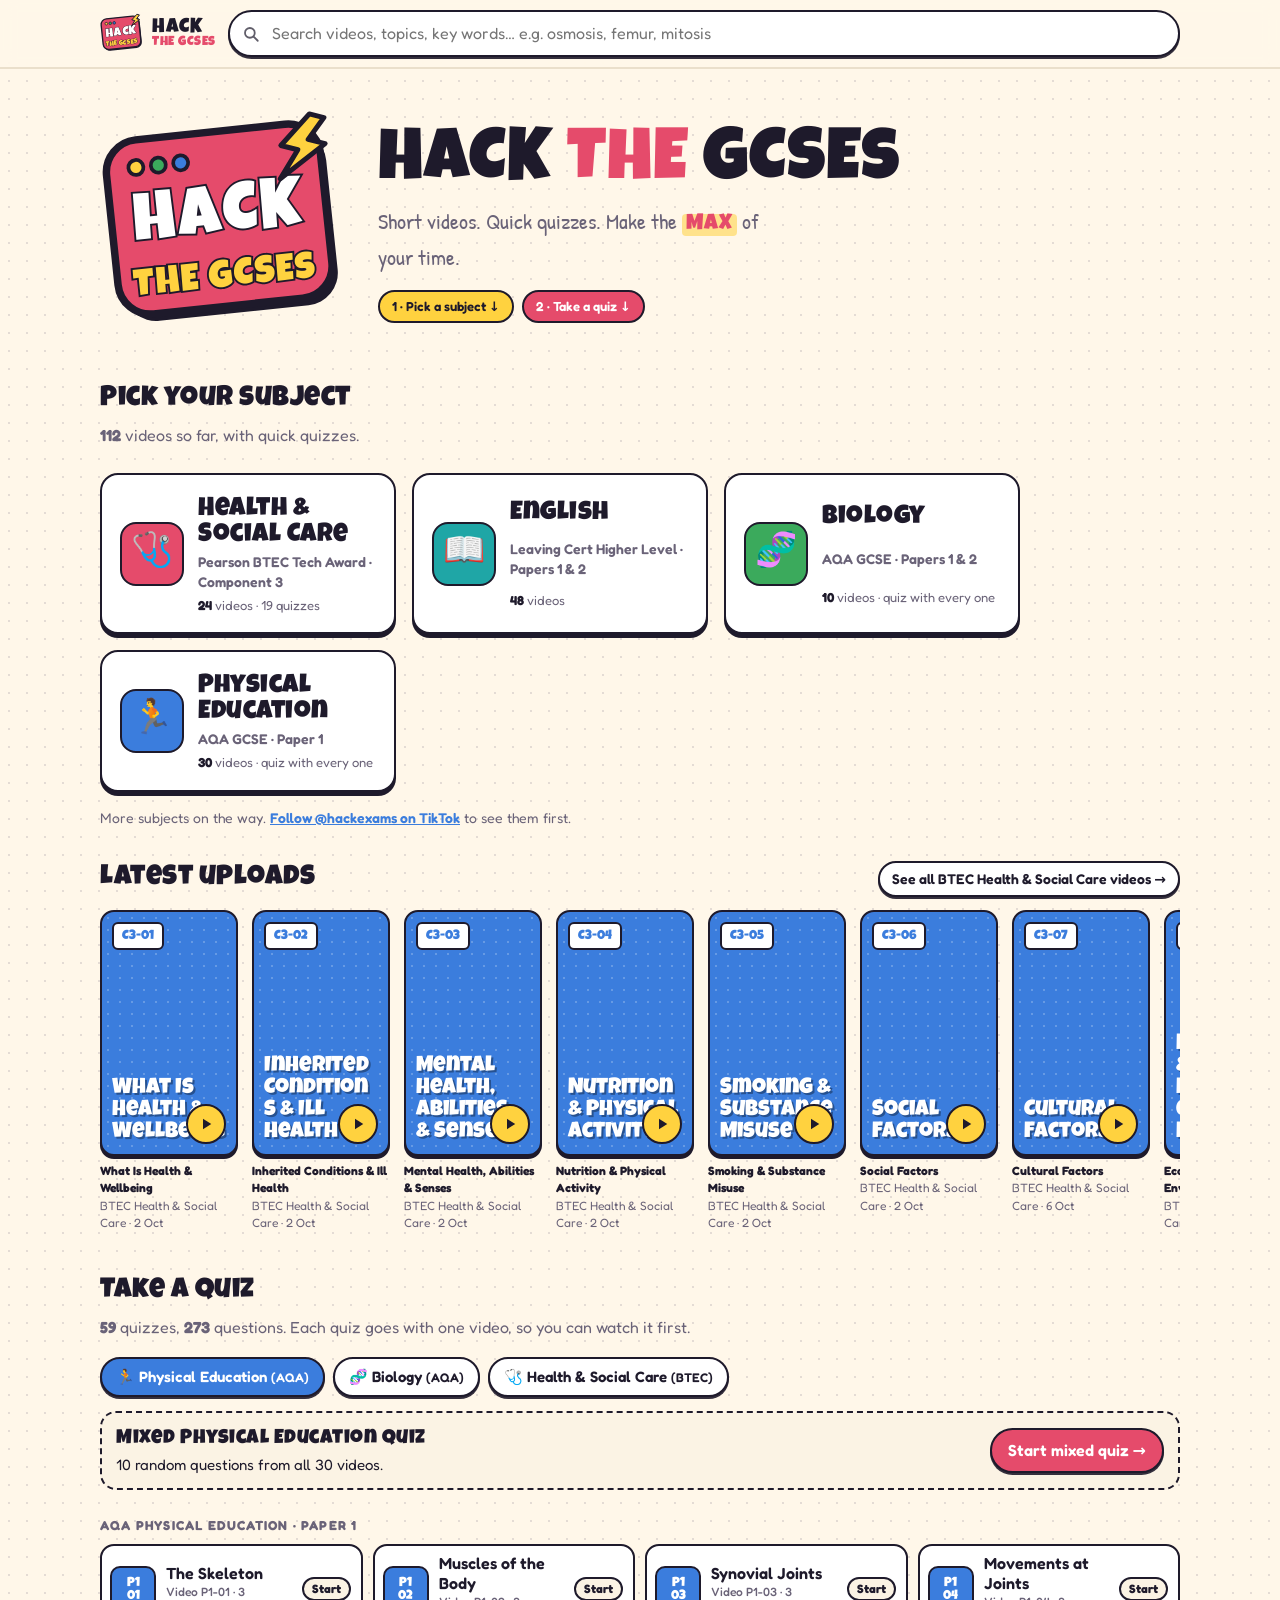
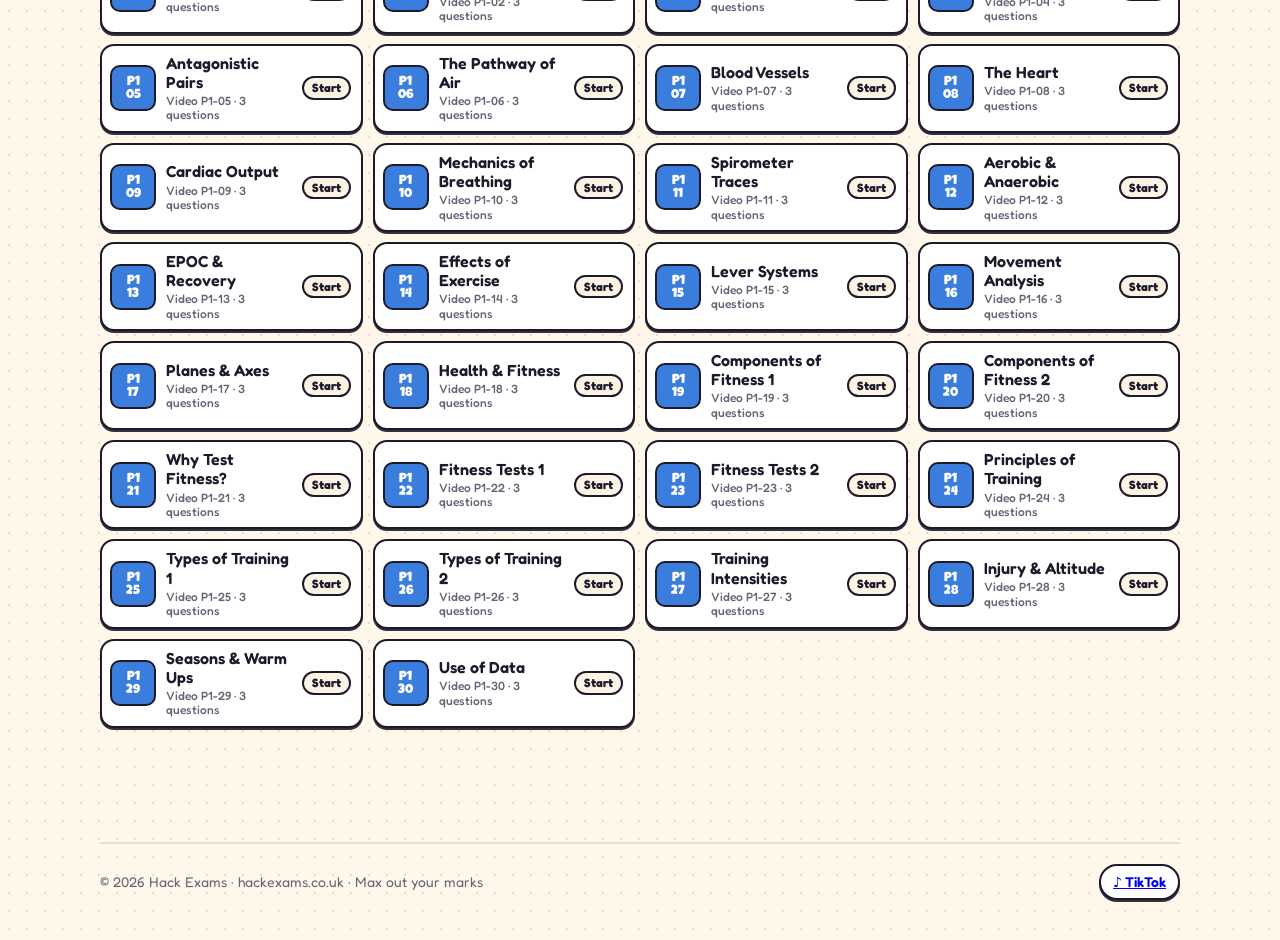
<file: index.html>
<!doctype html>
<html lang="en-GB">
<head>
<meta charset="utf-8">
<meta name="viewport" content="width=device-width,initial-scale=1,viewport-fit=cover">
<title>Hack the GCSEs · Hack Exams</title>
<meta name="description" content="Short GCSE revision videos with quick quizzes. Pick your subject, watch, and test yourself in minutes.">
<link rel="canonical" href="https://hackexams.co.uk/">
<meta name="theme-color" content="#E54B6B">
<link rel="manifest" href="manifest.webmanifest">
<link rel="icon" href="icons/favicon.png" type="image/png">
<link rel="apple-touch-icon" href="icons/apple-touch-icon.png">
<meta name="apple-mobile-web-app-capable" content="yes">
<meta name="mobile-web-app-capable" content="yes">
<meta name="apple-mobile-web-app-title" content="Hack Exams">
<meta property="og:type" content="website">
<meta property="og:site_name" content="Hack Exams">
<meta property="og:title" content="Hack the GCSEs">
<meta property="og:description" content="Short videos. Quick quizzes. Exam-ready in minutes.">
<meta property="og:url" content="https://hackexams.co.uk/">
<meta property="og:image" content="https://hackexams.co.uk/og.png">
<meta name="twitter:card" content="summary_large_image">
<link rel="preconnect" href="https://fonts.googleapis.com">
<link rel="preconnect" href="https://fonts.gstatic.com" crossorigin>
<link rel="stylesheet" href="https://fonts.googleapis.com/css2?family=Luckiest+Guy&family=Fredoka:wght@400;500;600;700&family=Patrick+Hand&display=swap">
<link rel="stylesheet" href="style.css">
<link rel="stylesheet" href="home.css">
</head>
<body>
<svg width="0" height="0" style="position:absolute" aria-hidden="true">
  <defs>
    <symbol id="logo" viewBox="0 0 200 200">
      <g transform="rotate(-6 100 100)">
        <rect x="14" y="30" width="172" height="140" rx="26" fill="#1E1A2B"/>
        <rect x="10" y="24" width="172" height="140" rx="26" fill="#E54B6B" stroke="#1E1A2B" stroke-width="6"/>
        <!-- terminal dots -->
        <circle cx="34" cy="46" r="6" fill="#FFD23F" stroke="#1E1A2B" stroke-width="3"/>
        <circle cx="52" cy="46" r="6" fill="#3BAA5C" stroke="#1E1A2B" stroke-width="3"/>
        <circle cx="70" cy="46" r="6" fill="#3B7DDD" stroke="#1E1A2B" stroke-width="3"/>
        <text x="96" y="104" text-anchor="middle" font-family="Luckiest Guy, Arial Black, Impact, sans-serif" font-size="54" fill="#FFFFFF" stroke="#1E1A2B" stroke-width="3" paint-order="stroke" letter-spacing="2">HACK</text>
        <text x="96" y="148" text-anchor="middle" font-family="Luckiest Guy, Arial Black, Impact, sans-serif" font-size="30" fill="#FFD23F" stroke="#1E1A2B" stroke-width="3" paint-order="stroke" letter-spacing="1">THE GCSEs</text>
      </g>
      <!-- lightning bolt sticker -->
      <g transform="translate(150 6) rotate(14)">
        <path d="M18 0 L2 30 H16 L8 56 L36 20 H22 L30 0 Z" fill="#FFD23F" stroke="#1E1A2B" stroke-width="4" stroke-linejoin="round"/>
      </g>
    </symbol>
    <symbol id="i-search" viewBox="0 0 24 24"><circle cx="10.5" cy="10.5" r="6.5" fill="none" stroke="currentColor" stroke-width="2.4"/><path d="M15.5 15.5 21 21" stroke="currentColor" stroke-width="2.4" stroke-linecap="round"/></symbol>
    <symbol id="i-play" viewBox="0 0 24 24"><path d="M8 5v14l11-7z" fill="#1E1A2B"/></symbol>
  </defs>
</svg>

<header class="top">
  <div class="wrap">
    <button class="brand" id="homeBtn" aria-label="Hack the GCSEs home">
      <svg><use href="#logo"/></svg>
      <div class="word">HACK<span>THE GCSEs</span></div>
    </button>
    <div class="search">
      <svg><use href="#i-search"/></svg>
      <input id="q" type="search" placeholder="Search videos, topics, key words… e.g. osmosis, femur, mitosis" autocomplete="off" aria-label="Search">
      <button class="clear" id="qClear" hidden aria-label="Clear search">×</button>
    </div>
  </div>
</header>

<main class="wrap" id="app"><p class="loading">Loading…</p></main>

<footer class="wrap foot">
  <span>© 2026 Hack Exams · hackexams.co.uk · Max out your marks</span>
  <span class="social" id="social"></span>
</footer>

<!-- player -->
<div class="overlay" id="playerOv" hidden>
  <div class="sheet player" role="dialog" aria-modal="true" aria-labelledby="pTitle" id="playerSheet"></div>
</div>

<div id="installSlot"></div>
<div id="toastSlot"></div>
<script src="app.js"></script>
<script src="thumbs.js"></script>
<script src="latest.js"></script>
<script src="quizzes.js"></script>
</body>
</html>
</file>
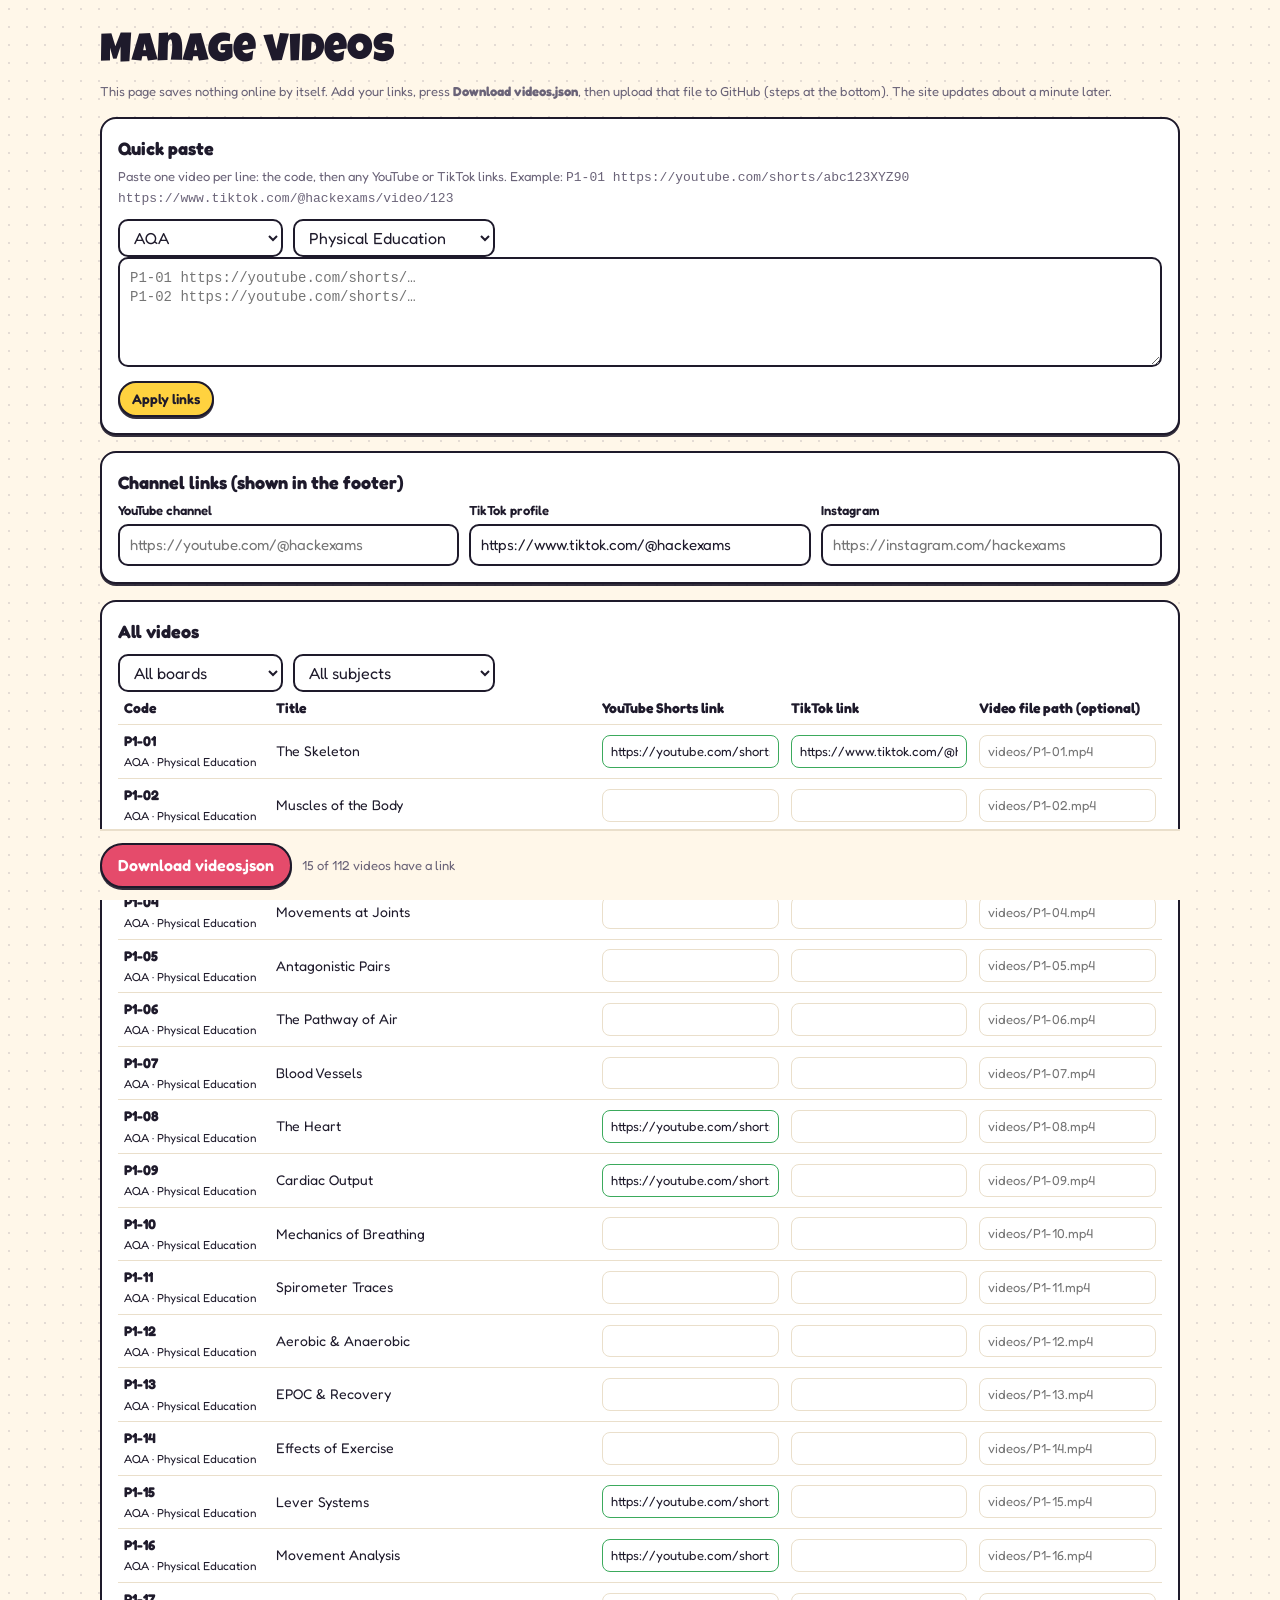
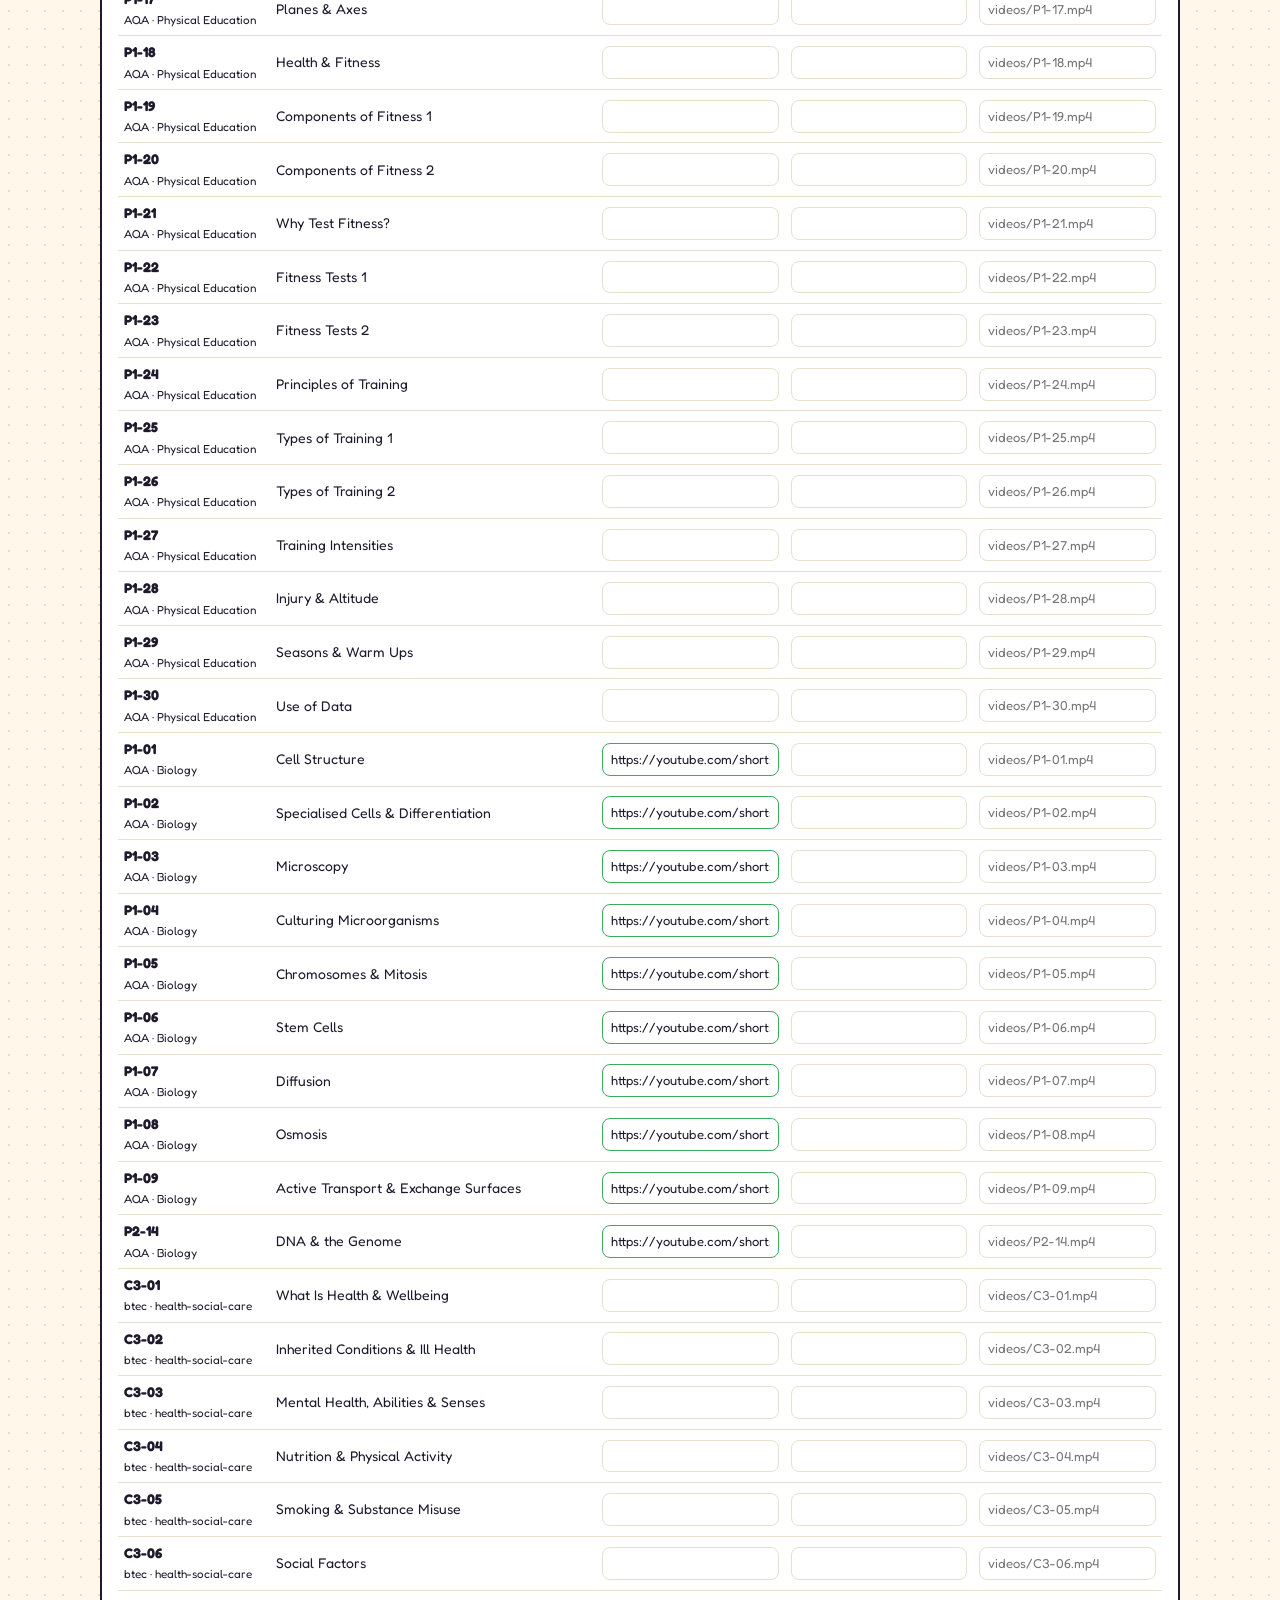
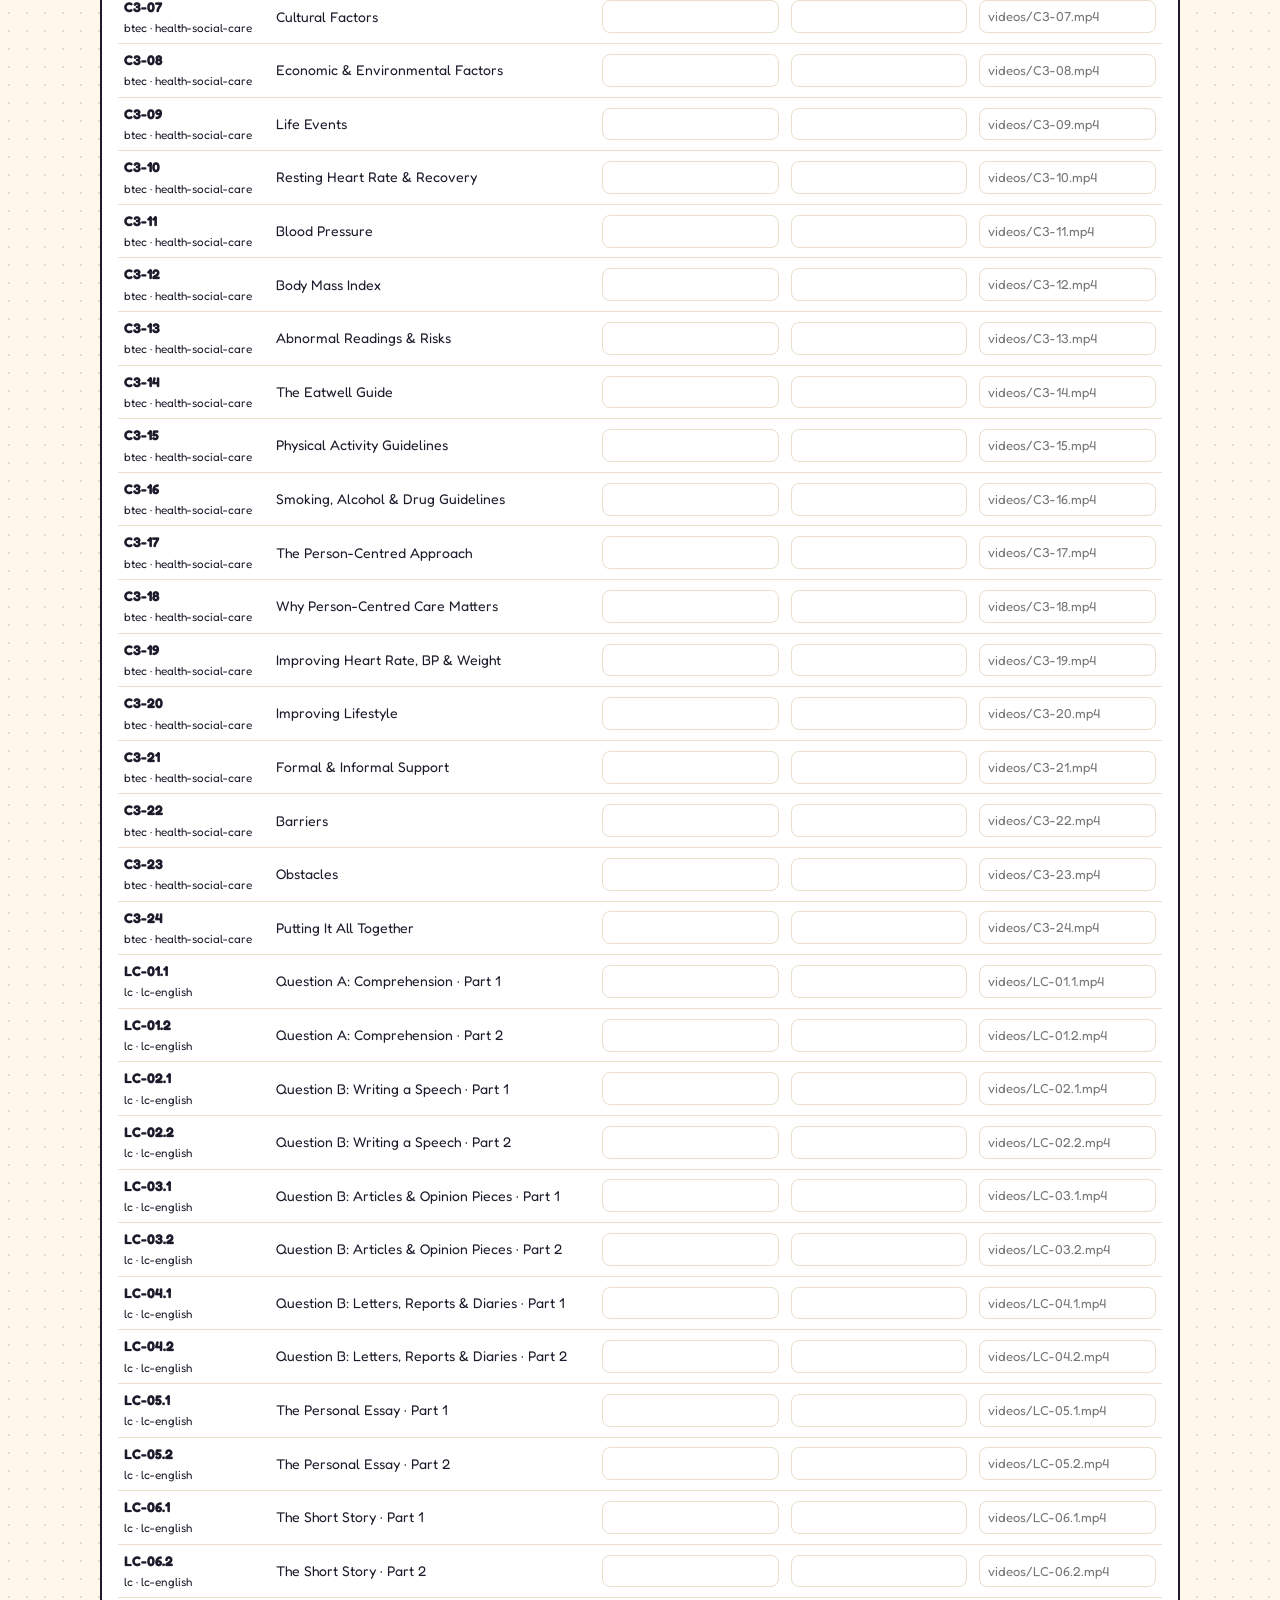
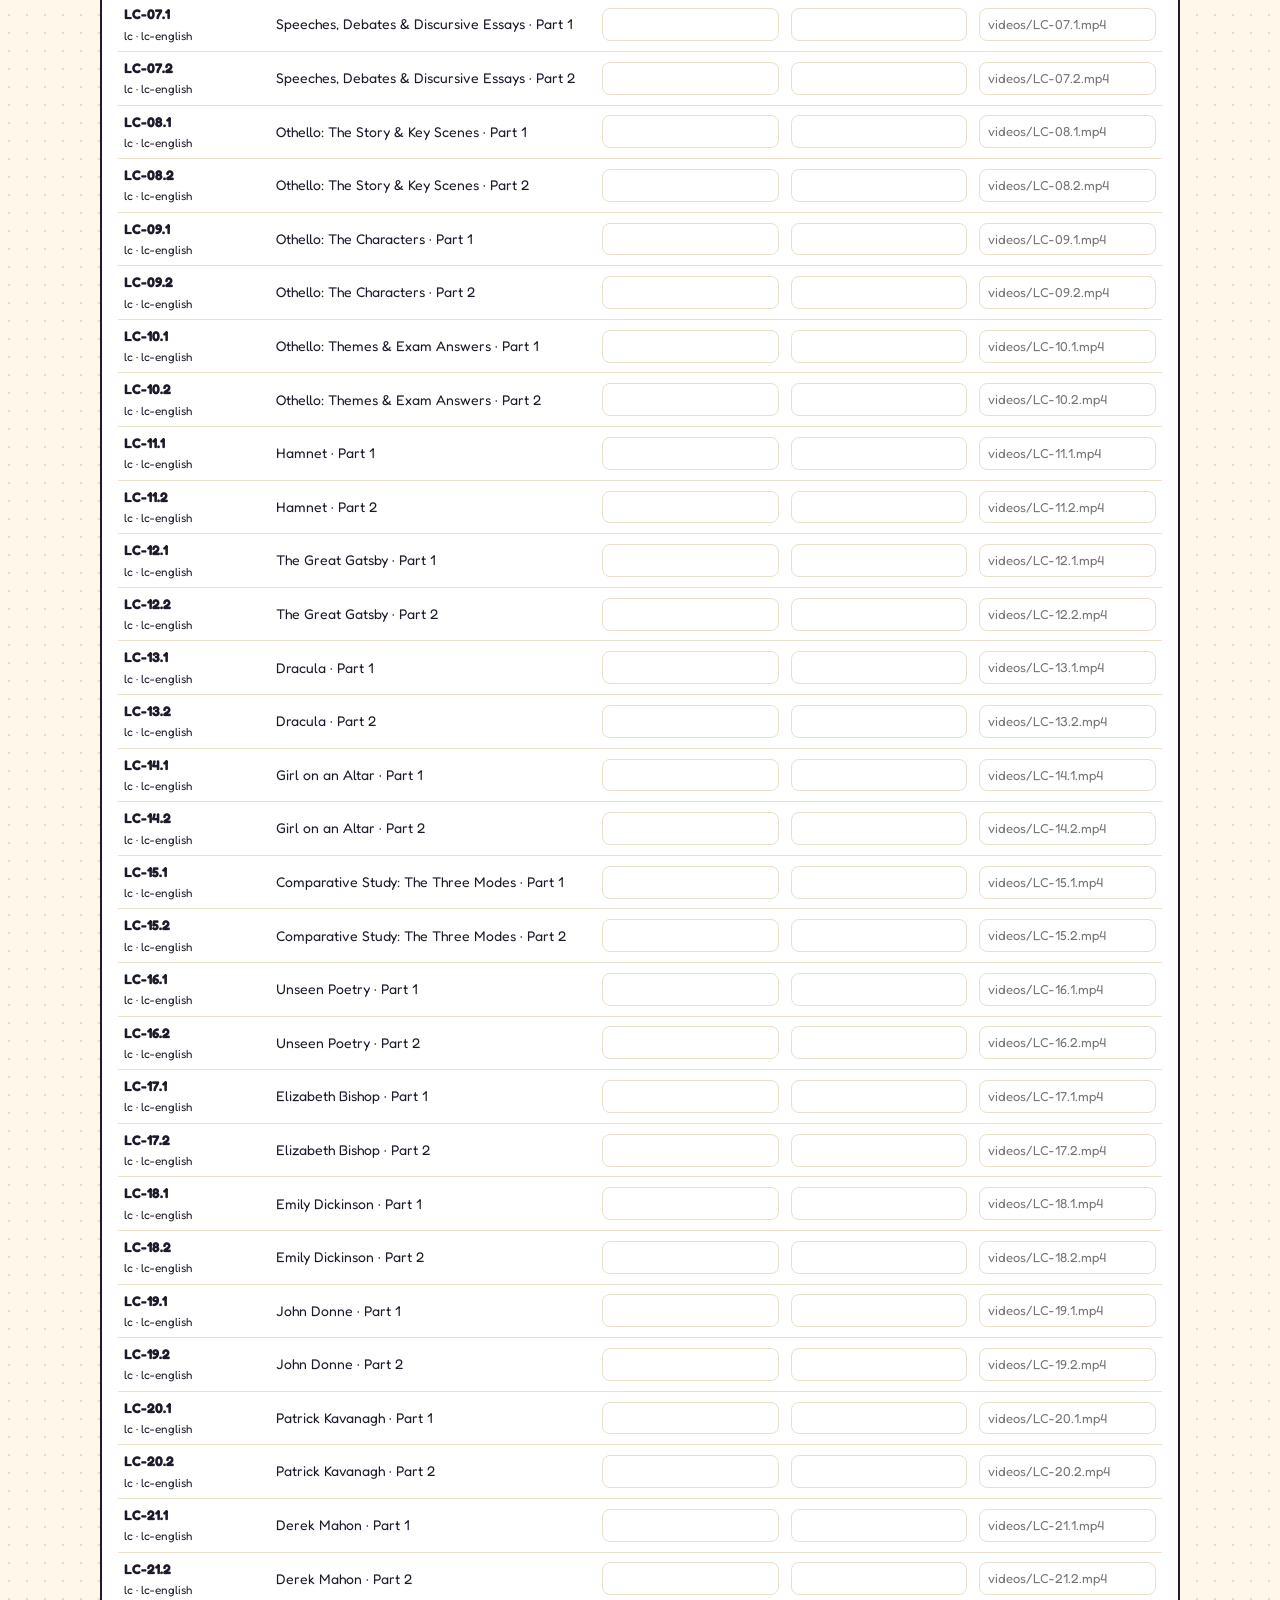
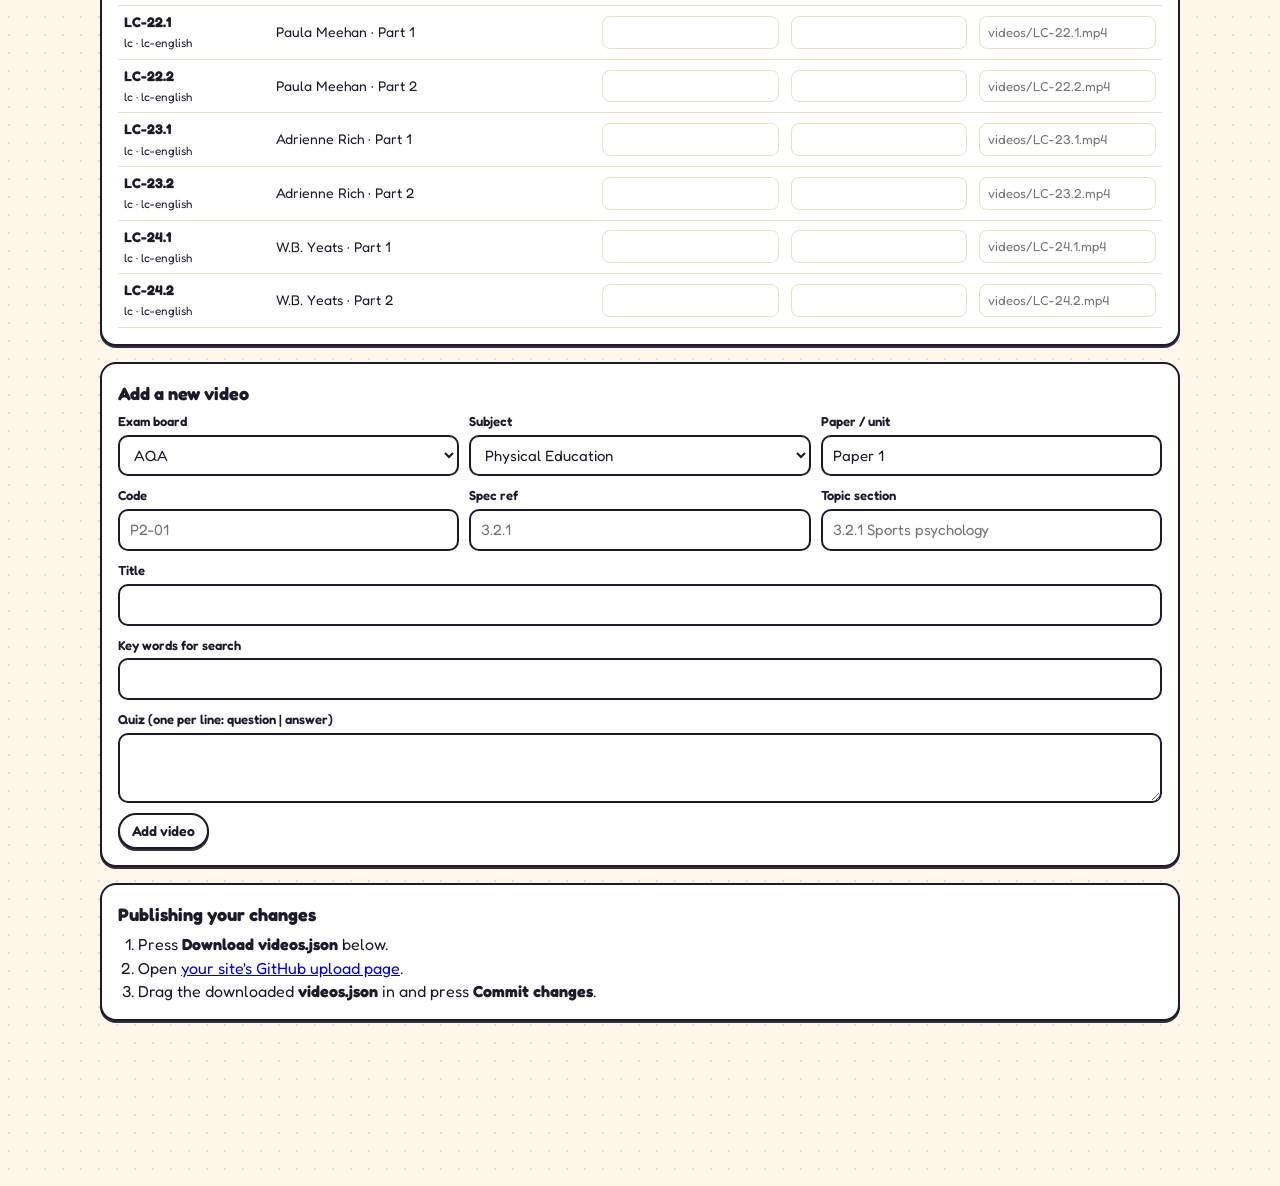
<file: manage.html>
<!doctype html>
<html lang="en-GB">
<head>
<meta charset="utf-8">
<meta name="viewport" content="width=device-width,initial-scale=1">
<meta name="robots" content="noindex">
<title>Manage videos · Hack Exams</title>
<link rel="icon" href="icons/favicon.png" type="image/png">
<link rel="stylesheet" href="https://fonts.googleapis.com/css2?family=Luckiest+Guy&family=Fredoka:wght@400;500;600;700&family=Patrick+Hand&display=swap">
<link rel="stylesheet" href="style.css">
<style>
main{padding-block:24px 80px}
h1{font-family:var(--display);font-weight:400;font-size:40px;margin:0}
.card{background:var(--card);border:2px solid var(--ink);border-radius:16px;padding:16px;margin-top:16px;box-shadow:var(--shadow)}
.card h2{margin:0 0 6px;font-size:18px}
textarea{width:100%;min-height:110px;border:2px solid var(--ink);border-radius:10px;padding:10px;font:14px/1.4 ui-monospace,Menlo,monospace;background:var(--card);color:var(--ink)}
.tbl{overflow-x:auto}
table{border-collapse:collapse;width:100%;min-width:760px;font-size:14px}
th,td{border-bottom:1.5px solid var(--line);padding:6px;text-align:left;vertical-align:middle}
td input{width:100%;border:1.5px solid var(--line);border-radius:8px;padding:6px 8px;background:var(--card);color:var(--ink);font-size:13px}
td input.ok{border-color:var(--green)}
.filters{display:flex;gap:10px;flex-wrap:wrap;margin-top:10px}
.filters select{border:2px solid var(--ink);border-radius:10px;padding:6px 10px;background:var(--card)}
.bar{position:sticky;bottom:0;background:var(--paper);padding:12px 0;display:flex;gap:10px;flex-wrap:wrap;align-items:center;border-top:2px solid var(--line);margin-top:16px}
ol{margin:6px 0 0;padding-left:20px}
</style>
</head>
<body>
<main class="wrap">
  <h1>Manage videos</h1>
  <p class="hint">This page saves nothing online by itself. Add your links, press <b>Download videos.json</b>, then upload that file to GitHub (steps at the bottom). The site updates about a minute later.</p>

  <div class="card">
    <h2>Quick paste</h2>
    <p class="hint">Paste one video per line: the code, then any YouTube or TikTok links. Example: <code>P1-01 https://youtube.com/shorts/abc123XYZ90 https://www.tiktok.com/@hackexams/video/123</code></p>
    <div class="filters"><select id="pBoard"></select><select id="pSubject"></select></div>
    <textarea id="paste" placeholder="P1-01 https://youtube.com/shorts/…&#10;P1-02 https://youtube.com/shorts/…"></textarea>
    <div style="margin-top:8px"><button class="btn yellow small" id="applyPaste">Apply links</button> <span class="hint" id="pasteMsg"></span></div>
  </div>

  <div class="card">
    <h2>Channel links (shown in the footer)</h2>
    <div class="row3">
      <label class="f">YouTube channel<input id="sYt" placeholder="https://youtube.com/@hackexams"></label>
      <label class="f">TikTok profile<input id="sTk" placeholder="https://tiktok.com/@hackexams"></label>
      <label class="f">Instagram<input id="sIg" placeholder="https://instagram.com/hackexams"></label>
    </div>
  </div>

  <div class="card">
    <h2>All videos</h2>
    <div class="filters"><select id="fBoard"></select><select id="fSubject"></select></div>
    <div class="tbl"><table><thead><tr><th>Code</th><th>Title</th><th>YouTube Shorts link</th><th>TikTok link</th><th>Video file path (optional)</th></tr></thead><tbody id="rows"></tbody></table></div>
  </div>

  <div class="card">
    <h2>Add a new video</h2>
    <div class="row3">
      <label class="f">Exam board<select id="nBoard"></select></label>
      <label class="f">Subject<select id="nSubject"></select></label>
      <label class="f">Paper / unit<input id="nPaper" value="Paper 1"></label>
    </div>
    <div class="row3" style="margin-top:10px">
      <label class="f">Code<input id="nCode" placeholder="P2-01"></label>
      <label class="f">Spec ref<input id="nSpec" placeholder="3.2.1"></label>
      <label class="f">Topic section<input id="nSec" placeholder="3.2.1 Sports psychology"></label>
    </div>
    <label class="f" style="margin-top:10px">Title<input id="nTitle"></label>
    <label class="f" style="margin-top:10px">Key words for search<input id="nKw"></label>
    <label class="f" style="margin-top:10px">Quiz (one per line: question | answer)<textarea id="nQuiz" style="min-height:70px"></textarea></label>
    <div style="margin-top:10px"><button class="btn small" id="addNew">Add video</button></div>
  </div>

  <div class="card">
    <h2>Publishing your changes</h2>
    <ol>
      <li>Press <b>Download videos.json</b> below.</li>
      <li>Open <a href="https://github.com/RuthAche/hackexams/upload/main" target="_blank" rel="noopener">your site's GitHub upload page</a>.</li>
      <li>Drag the downloaded <b>videos.json</b> in and press <b>Commit changes</b>.</li>
    </ol>
  </div>

  <div class="bar"><button class="btn primary" id="dl">Download videos.json</button><span class="hint" id="count"></span></div>
</main>
<div id="toastSlot"></div>
<script>
(() => {
const BOARDS={aqa:"AQA",edexcel:"Pearson Edexcel",ocr:"OCR",eduqas:"WJEC Eduqas",ccea:"CCEA"};
const SUBJ={"english-lang":"English Language","english-lit":"English Literature",maths:"Maths","combined-science":"Combined Science",biology:"Biology",chemistry:"Chemistry",physics:"Physics",pe:"Physical Education","computer-science":"Computer Science",history:"History",geography:"Geography","religious-studies":"Religious Studies",business:"Business",psychology:"Psychology",sociology:"Sociology",media:"Media Studies",citizenship:"Citizenship",statistics:"Statistics",food:"Food Prep & Nutrition",french:"French",spanish:"Spanish",german:"German",art:"Art & Design",dt:"Design & Technology",drama:"Drama",music:"Music",dance:"Dance"};
const $=s=>document.querySelector(s);
const esc=s=>String(s??"").replace(/[&<>"']/g,c=>({"&":"&amp;","<":"&lt;",">":"&gt;",'"':"&quot;","'":"&#39;"}[c]));
const opts=(o,sel)=>Object.entries(o).map(([k,v])=>`<option value="${k}"${k===sel?" selected":""}>${esc(v)}</option>`).join("");
let data={videos:[],social:{}};
function toast(m){ $("#toastSlot").innerHTML=`<div class="toast">${esc(m)}</div>`; setTimeout(()=>$("#toastSlot").innerHTML="",2500); }
["#pBoard","#nBoard"].forEach(s=>$(s).innerHTML=opts(BOARDS,"aqa"));
["#pSubject","#nSubject"].forEach(s=>$(s).innerHTML=opts(SUBJ,"pe"));
$("#fBoard").innerHTML='<option value="">All boards</option>'+opts(BOARDS);
$("#fSubject").innerHTML='<option value="">All subjects</option>'+opts(SUBJ);
function draw(){
  const b=$("#fBoard").value, s=$("#fSubject").value;
  const list=data.videos.filter(v=>(!b||v.board===b)&&(!s||v.subject===s));
  $("#rows").innerHTML=list.map(v=>`<tr data-id="${esc(v.id)}"><td><b>${esc(v.code||"")}</b><br><small>${esc(BOARDS[v.board]||v.board)} · ${esc(SUBJ[v.subject]||v.subject)}</small></td><td>${esc(v.title)}</td>
    <td><input data-f="youtube" value="${esc(v.youtube||"")}" class="${v.youtube?"ok":""}"></td><td><input data-f="tiktok" value="${esc(v.tiktok||"")}" class="${v.tiktok?"ok":""}"></td><td><input data-f="file" value="${esc(v.file||"")}" placeholder="videos/${esc(v.code||"")}.mp4"></td></tr>`).join("");
  const ready=data.videos.filter(v=>v.youtube||v.tiktok||v.file).length;
  $("#count").textContent=`${ready} of ${data.videos.length} videos have a link`;
}
$("#rows").addEventListener("change",e=>{ const i=e.target; const id=i.closest("tr").dataset.id; const v=data.videos.find(x=>x.id===id); v[i.dataset.f]=i.value.trim()||null; i.className=i.value.trim()?"ok":""; draw(); });
["#fBoard","#fSubject"].forEach(s=>$(s).addEventListener("change",draw));
["#sYt","#sTk","#sIg"].forEach((s,i)=>$(s).addEventListener("change",e=>{ data.social[["youtube","tiktok","instagram"][i]]=e.target.value.trim()||null; }));
$("#applyPaste").onclick=()=>{
  const b=$("#pBoard").value, s=$("#pSubject").value; let n=0, miss=[];
  $("#paste").value.split(/\n+/).forEach(line=>{
    const m=line.match(/P\s*(\d+)\s*-\s*(\d+)/i); if(!m) return;
    const code=`P${m[1]}-${String(+m[2]).padStart(2,"0")}`;
    const v=data.videos.find(x=>x.board===b&&x.subject===s&&x.code===code); if(!v){ miss.push(code); return; }
    (line.match(/https?:\/\/\S+/g)||[]).forEach(u=>{ if(/youtu/i.test(u)) v.youtube=u; else if(/tiktok/i.test(u)) v.tiktok=u; }); n++;
  });
  $("#pasteMsg").textContent=`${n} updated${miss.length?` · not found: ${miss.join(", ")}`:""}`; draw();
};
$("#addNew").onclick=()=>{
  const title=$("#nTitle").value.trim(); if(!title){ toast("Add a title first"); return; }
  const board=$("#nBoard").value, subject=$("#nSubject").value, code=$("#nCode").value.trim().toUpperCase();
  const id=`${board}-${subject}-${(code||title).toLowerCase().replace(/[^a-z0-9]+/g,"-")}`;
  if(data.videos.some(v=>v.id===id)){ toast("That code already exists for this subject"); return; }
  const num=(code.match(/-(\d+)$/)||[])[1];
  data.videos.push({id,board,subject,paper:$("#nPaper").value.trim()||"Videos",number:num?+num:null,code,spec:$("#nSpec").value.trim(),title,section:$("#nSec").value.trim(),keywords:$("#nKw").value.trim(),mnemonic:"",
    quiz:$("#nQuiz").value.split("\n").map(l=>l.split("|")).filter(p=>p.length>1).map(([q,a])=>({q:q.trim(),a:a.trim()})),order:num?100+ +num:900,youtube:null,tiktok:null,file:null});
  ["#nCode","#nSpec","#nTitle","#nKw","#nQuiz"].forEach(s=>$(s).value=""); toast("Added. Remember to download."); draw();
};
$("#dl").onclick=()=>{
  data.updated=new Date().toISOString().slice(0,10);
  const blob=new Blob([JSON.stringify(data,null,1)],{type:"application/json"});
  const a=document.createElement("a"); a.href=URL.createObjectURL(blob); a.download="videos.json"; a.click(); setTimeout(()=>URL.revokeObjectURL(a.href),2000);
};
fetch("videos.json",{cache:"no-cache"}).then(r=>r.json()).then(d=>{ data=d; data.social ||= {}; $("#sYt").value=data.social.youtube||""; $("#sTk").value=data.social.tiktok||""; $("#sIg").value=data.social.instagram||""; draw(); });
})();
</script>
</body>
</html>
</file>
<file: style.css>
:root{
  --paper:#FFF7E9; --dot:rgba(46,34,70,.13); --ink:#1E1A2B; --muted:#6A6378; --card:#FFFFFF; --card2:#FBF3E4; --line:#EADFCB;
  --pink:#E54B6B; --blue:#3B7DDD; --green:#3BAA5C; --orange:#F28C28; --purple:#8E5BD6; --teal:#1FA6A6; --yellow:#FFD23F;
  --hl:rgba(255,210,63,.55); --shadow:0 2px 0 rgba(30,26,43,.9);
  --display:"Luckiest Guy","Arial Black",Impact,sans-serif;
  --ui:"Fredoka","Trebuchet MS",system-ui,sans-serif;
  --hand:"Patrick Hand","Comic Sans MS",cursive;
}
@media (prefers-color-scheme: dark){:root:not([data-theme="light"]){
  color-scheme:dark; --paper:#16131F; --dot:rgba(255,255,255,.07); --ink:#F5EFE4; --muted:#A99FB8; --card:#221E2E; --card2:#2A2538; --line:#373149;
  --hl:rgba(255,210,63,.28); --shadow:0 2px 0 rgba(0,0,0,.6);
}}
:root[data-theme="dark"]{
  color-scheme:dark; --paper:#16131F; --dot:rgba(255,255,255,.07); --ink:#F5EFE4; --muted:#A99FB8; --card:#221E2E; --card2:#2A2538; --line:#373149;
  --hl:rgba(255,210,63,.28); --shadow:0 2px 0 rgba(0,0,0,.6);
}
*{box-sizing:border-box}
body{background:var(--paper);background-image:radial-gradient(var(--dot) 1.2px,transparent 1.3px);background-size:18px 18px;color:var(--ink);font-family:var(--ui);font-size:16px;line-height:1.45;padding-inline:16px;min-height:100vh}
button,input,select{font:inherit;color:inherit}
button{cursor:pointer}
:focus-visible{outline:3px solid var(--blue);outline-offset:2px;border-radius:8px}
.wrap{max-width:1080px;margin:0 auto}

/* header */
header.top{position:sticky;top:env(safe-area-inset-top,0px);z-index:20;margin-inline:-16px;padding:10px 16px;background:color-mix(in srgb,var(--paper) 88%,transparent);backdrop-filter:blur(8px);border-bottom:2px solid var(--line)}
.top .wrap{display:flex;gap:12px;align-items:center}
.brand{display:flex;align-items:center;gap:8px;background:none;border:0;padding:0;flex:none}
.brand svg{width:44px;height:44px}
.brand .word{font-family:var(--display);font-size:20px;line-height:.9;text-align:left;letter-spacing:.5px}
.brand .word span{display:block;font-size:13px;color:var(--pink)}
.search{flex:1;min-width:0;position:relative}
.search input{width:100%;border:2px solid var(--ink);border-radius:999px;padding:10px 40px 10px 42px;background:var(--card);box-shadow:var(--shadow);font-size:16px}
.search svg{position:absolute;left:14px;top:50%;transform:translateY(-50%);width:18px;height:18px;opacity:.7}
.search .clear{position:absolute;right:8px;top:50%;transform:translateY(-50%);border:0;background:var(--card2);border-radius:999px;width:28px;height:28px;font-weight:700}
.btn{border:2px solid var(--ink);background:var(--card);border-radius:999px;padding:9px 16px;font-weight:600;box-shadow:var(--shadow);white-space:nowrap;transition:transform .08s}
.btn:active{transform:translateY(2px);box-shadow:none}
.btn.primary{background:var(--pink);color:#fff;border-color:var(--ink)}
.btn.yellow{background:var(--yellow);color:#1E1A2B}
.btn.small{padding:6px 12px;font-size:14px}
.btn[disabled]{opacity:.5;cursor:not-allowed}
@media (max-width:560px){.brand .word{display:none}.top .btn .lbl{display:none}}

main{padding-block:24px 80px}
.crumbs{display:flex;flex-wrap:wrap;gap:6px;align-items:center;font-size:14px;color:var(--muted);margin-bottom:14px}
.crumbs button{border:0;background:none;padding:2px 0;color:var(--blue);font-weight:600;text-decoration:underline;text-underline-offset:3px}

/* hero */
.hero{display:grid;grid-template-columns:auto 1fr;gap:28px;align-items:center;margin-block:8px 28px}
.hero .logo{width:min(250px,40vw);height:auto}
.hero h1{font-family:var(--display);font-weight:400;font-size:clamp(40px,7vw,72px);line-height:.92;margin:0;letter-spacing:1px;text-wrap:balance}
.hero h1 .the{color:var(--pink)}
.hero p{font-family:var(--hand);font-size:22px;margin:10px 0 0;color:var(--muted);max-width:32ch}
@media (max-width:640px){.hero{grid-template-columns:1fr;justify-items:center;text-align:center}.hero p{margin-inline:auto}}
.steps{display:flex;gap:8px;flex-wrap:wrap;margin-top:16px}
@media (max-width:640px){.steps{justify-content:center}}
.step{font-size:13px;font-weight:600;padding:5px 12px;border-radius:999px;border:2px solid var(--ink);background:var(--card)}
.step.on{background:var(--yellow);color:#1E1A2B}

h2.sec{font-family:var(--display);font-weight:400;font-size:28px;letter-spacing:.5px;margin:0 0 4px}
.sub{color:var(--muted);margin:0 0 18px}

/* board cards */
.boards{display:grid;grid-template-columns:repeat(auto-fill,minmax(190px,1fr));gap:16px}
.board{position:relative;text-align:left;border:2.5px solid var(--ink);border-radius:18px;padding:18px 18px 16px;background:var(--card);box-shadow:0 4px 0 var(--ink);display:flex;flex-direction:column;gap:6px;min-height:150px;transition:transform .1s}
.board:hover{transform:translateY(-2px) rotate(-.4deg)}
.board .tag{align-self:flex-start;font-family:var(--display);font-size:26px;color:#fff;background:var(--c);padding:6px 12px 2px;border-radius:10px;border:2px solid var(--ink);letter-spacing:1px}
.board .full{font-weight:600}
.board .meta{margin-top:auto;font-size:14px;color:var(--muted)}
.board .meta b{color:var(--ink)}

/* subjects */
.subjects{display:grid;grid-template-columns:repeat(auto-fill,minmax(160px,1fr));gap:12px}
.subj{border:2px solid var(--ink);border-radius:14px;background:var(--card);padding:12px;display:flex;gap:10px;align-items:center;text-align:left;box-shadow:var(--shadow);min-height:64px}
.subj .mono{flex:none;width:40px;height:40px;border-radius:10px;background:var(--c);color:#fff;font-family:var(--display);font-size:18px;display:grid;place-items:center;padding-top:3px;border:2px solid var(--ink)}
.subj .nm{font-weight:600;line-height:1.15}
.subj .ct{font-size:13px;color:var(--muted)}
.subj.empty{opacity:.62;box-shadow:none;border-style:dashed}
.subj.has .ct{color:var(--green);font-weight:600}
.grouphead{font-family:var(--ui);font-weight:700;font-size:13px;text-transform:uppercase;letter-spacing:1.2px;color:var(--muted);margin:26px 0 10px}

/* subject view */
.subjhead{display:flex;flex-wrap:wrap;gap:14px;align-items:flex-end;justify-content:space-between;margin-bottom:8px}
.subjhead h2{font-family:var(--display);font-weight:400;font-size:clamp(30px,5vw,44px);line-height:1;margin:0}
.pill{display:inline-block;font-size:12px;font-weight:700;padding:3px 10px;border-radius:999px;border:2px solid var(--ink);background:var(--card)}
.section-h{display:flex;align-items:center;gap:10px;margin:26px 0 12px}
.section-h h3{margin:0;font-size:18px;font-weight:700}
.section-h .ln{flex:1;height:2px;background:var(--line)}
.vgrid{display:grid;grid-template-columns:repeat(auto-fill,minmax(150px,1fr));gap:14px}
.vcard{border:0;background:none;padding:0;text-align:left;display:flex;flex-direction:column;gap:6px}
.thumb{position:relative;aspect-ratio:9/16;max-width:100%;border-radius:14px;border:2.5px solid var(--ink);background:var(--c);overflow:hidden;box-shadow:0 3px 0 var(--ink);display:flex;flex-direction:column;justify-content:space-between;padding:10px;color:#fff}
.thumb::before{content:"";position:absolute;inset:0;background-image:radial-gradient(rgba(255,255,255,.22) 1.2px,transparent 1.3px);background-size:12px 12px}
.thumb>*{position:relative}
.thumb .no{font-family:var(--display);font-size:13px;background:#fff;color:var(--c);align-self:flex-start;padding:4px 8px 1px;border-radius:6px;border:2px solid var(--ink)}
.thumb .tt{font-family:var(--display);font-size:clamp(18px,2.6vw,22px);line-height:1;text-shadow:2px 2px 0 rgba(0,0,0,.35);text-wrap:balance}
.thumb .play{position:absolute;right:10px;bottom:10px;width:40px;height:40px;border-radius:50%;background:var(--yellow);border:2px solid var(--ink);display:grid;place-items:center}
.thumb .soon{position:absolute;left:10px;bottom:10px;font-size:11px;font-weight:700;background:rgba(0,0,0,.45);padding:3px 8px;border-radius:999px}
.thumb.pending{filter:saturate(.35)}
.vcard .cap{font-size:13px;color:var(--muted);display:flex;justify-content:space-between;gap:6px}
.vcard:hover .thumb{transform:translateY(-2px)}
.vcard .thumb{transition:transform .1s}

/* search results */
.results{display:flex;flex-direction:column;gap:10px}
.res{display:grid;grid-template-columns:54px 1fr auto;gap:12px;align-items:center;border:2px solid var(--ink);border-radius:14px;background:var(--card);padding:10px 12px;text-align:left;box-shadow:var(--shadow)}
.res .mini{width:54px;aspect-ratio:9/16;border-radius:8px;background:var(--c);border:2px solid var(--ink);display:grid;place-items:center;color:#fff;font-family:var(--display);font-size:14px;padding-top:2px}
.res .t{font-weight:700}
.res .w{font-size:13px;color:var(--muted)}
.res .hits{font-size:13px;margin-top:3px}
mark{background:var(--hl);color:inherit;border-radius:3px;padding:0 2px}
.jump{display:flex;flex-wrap:wrap;gap:8px;margin-bottom:14px}
.scope{display:flex;gap:6px;margin-bottom:14px;flex-wrap:wrap}
.scope button{border:2px solid var(--ink);border-radius:999px;padding:4px 12px;font-size:14px;font-weight:600;background:var(--card)}
.scope button[aria-pressed="true"]{background:var(--ink);color:var(--paper)}
.empty-note{border:2px dashed var(--line);border-radius:16px;padding:28px;text-align:center;color:var(--muted)}
.empty-note b{display:block;font-family:var(--display);font-weight:400;font-size:24px;color:var(--ink);margin-bottom:4px}

/* overlay + sheets */
.overlay{position:fixed;inset:0;z-index:50;background:rgba(15,12,22,.6);display:flex;align-items:center;justify-content:center;padding:16px}
.overlay[hidden]{display:none!important}
.sheet{background:var(--card);border:2.5px solid var(--ink);border-radius:20px;box-shadow:0 6px 0 var(--ink);width:min(560px,100%);max-height:calc(100vh - 32px);overflow:auto;padding:20px}
.sheet h3{font-family:var(--display);font-weight:400;font-size:26px;margin:0 0 6px;letter-spacing:.5px}
.sheet .x{float:right;border:2px solid var(--ink);background:var(--card2);border-radius:999px;width:34px;height:34px;font-weight:700}
.player{width:min(980px,100%);display:grid;grid-template-columns:minmax(0,360px) 1fr;gap:20px}
@media (max-width:760px){.player{grid-template-columns:1fr}}
.vidbox{aspect-ratio:9/16;max-width:100%;max-height:72vh;border-radius:16px;overflow:hidden;background:#000;border:2.5px solid var(--ink);margin-inline:auto;width:100%}
.vidbox video{width:100%;height:100%;display:block;object-fit:contain;background:#000}
.vidbox.none{display:grid;place-items:center;color:#fff;text-align:center;padding:20px;background:var(--c)}
.info .code{font-size:13px;font-weight:700;color:var(--muted)}
.info h4{font-family:var(--display);font-weight:400;font-size:30px;line-height:1;margin:4px 0 8px}
.mnem{font-family:var(--hand);font-size:20px;background:var(--hl);display:inline;padding:0 4px}
.quiz{margin-top:16px;display:flex;flex-direction:column;gap:8px}
.quiz h5{margin:0;font-size:14px;text-transform:uppercase;letter-spacing:1.2px;color:var(--muted)}
.q{border:2px solid var(--ink);border-radius:12px;padding:10px 12px;background:var(--card2)}
.q .qq{font-weight:600}
.q button{margin-top:6px;border:0;background:none;padding:0;color:var(--blue);font-weight:700}
.q .aa{margin-top:6px;font-family:var(--hand);font-size:20px;color:var(--green)}
.kw{margin-top:14px;display:flex;flex-wrap:wrap;gap:6px}
.kw span{font-size:12px;border:1.5px solid var(--line);border-radius:999px;padding:2px 8px;color:var(--muted)}

/* forms */
.form{display:grid;gap:12px}
.row3{display:grid;grid-template-columns:repeat(3,minmax(0,1fr));gap:10px}
@media (max-width:520px){.row3{grid-template-columns:1fr}}
label.f{display:flex;flex-direction:column;gap:4px;font-size:13px;font-weight:600}
label.f input,label.f select{border:2px solid var(--ink);border-radius:10px;padding:8px 10px;background:var(--card);font-weight:400;font-size:15px;min-width:0}
.hint{font-size:13px;color:var(--muted);margin:0}
.admin-bar{display:flex;gap:8px;flex-wrap:wrap;margin-top:12px}

/* install banner */
.install{position:fixed;left:12px;right:12px;bottom:calc(12px + env(safe-area-inset-bottom,0px));z-index:60;background:var(--card);border:2.5px solid var(--ink);border-radius:20px;box-shadow:0 5px 0 var(--ink);padding:16px;display:grid;grid-template-columns:56px 1fr;gap:12px;max-width:520px;margin-inline:auto;animation:up .35s ease-out}
.install svg{width:56px;height:56px}
.install h4{margin:0;font-family:var(--display);font-weight:400;font-size:21px;letter-spacing:.5px}
.install p{margin:2px 0 10px;font-size:14px;color:var(--muted)}
.install ol{margin:4px 0 10px;padding-left:20px;font-size:14px}
.install .acts{display:flex;gap:8px;flex-wrap:wrap}
@keyframes up{from{transform:translateY(30px);opacity:.3}to{transform:none;opacity:1}}
@media (prefers-reduced-motion:reduce){*{animation:none!important;transition:none!important}}
.toast{position:fixed;left:50%;transform:translateX(-50%);bottom:calc(20px + env(safe-area-inset-bottom,0px));background:var(--ink);color:var(--paper);padding:10px 16px;border-radius:999px;font-weight:600;z-index:70;font-size:14px}
.loading{color:var(--muted);font-family:var(--hand);font-size:20px}
html{margin:0}body{margin:0}
.foot{display:flex;flex-wrap:wrap;gap:12px;justify-content:space-between;align-items:center;padding-block:20px 40px;border-top:2px solid var(--line);color:var(--muted);font-size:14px}
.social{display:flex;gap:8px;flex-wrap:wrap}
.vidbox iframe{display:block}
[hidden]{display:none!important}
img{max-width:100%}
</file>
<file: home.css>
/* Front page: subject cards (exam board shown as a subtitle) */
.home-subjects{margin-bottom:30px}
.scards{display:grid;grid-template-columns:repeat(auto-fit,minmax(min(280px,100%),1fr));gap:16px;padding-top:8px;max-width:920px}
.scard{position:relative;text-align:left;border:2.5px solid var(--ink);border-radius:18px;padding:18px;background:var(--card);box-shadow:0 4px 0 var(--ink);display:grid;grid-template-columns:auto 1fr;column-gap:14px;row-gap:3px;align-items:center;min-height:128px;transition:transform .1s}
.scard:hover{transform:translateY(-2px) rotate(-.4deg)}
.scard .ic{grid-column:1;grid-row:1 / 4;width:64px;height:64px;border-radius:16px;background:var(--c);border:2.5px solid var(--ink);display:grid;place-items:center;font-size:34px;line-height:1;color:#fff;font-family:var(--display)}
.scard .nm,.scard .st,.scard .meta{grid-column:2}
.scard .nm{font-family:var(--display);font-size:26px;line-height:1;letter-spacing:.5px;padding-top:4px}
.scard .st{font-size:14px;font-weight:600;color:var(--muted)}
.scard .meta{font-size:13px;color:var(--muted)}
.scard .meta b{color:var(--ink)}
.scard .new{position:absolute;top:-11px;right:14px;font-size:11px;font-weight:700;letter-spacing:1px;background:var(--pink);color:#fff;border:2px solid var(--ink);border-radius:999px;padding:1px 8px}
.more{font-size:14px;color:var(--muted);margin:16px 0 0}
.more a{color:var(--blue);font-weight:600}
.hero p{max-width:40ch}
.hero .max{font-family:var(--display);color:var(--pink);letter-spacing:1px;background:var(--hl);padding:0 4px;border-radius:4px}
.subjhead .subt{margin:6px 0 0;font-weight:600;color:var(--muted)}

/* Video cards: same width in every column, even with long titles */
.vcard{min-width:0;width:100%}
.vcard .thumb{width:100%}
.thumb .tt{overflow-wrap:anywhere;hyphens:auto}
.vcard .cap>span:first-child{min-width:0;overflow-wrap:break-word}
.vcard .cap>span:last-child{flex:none}
</file>
